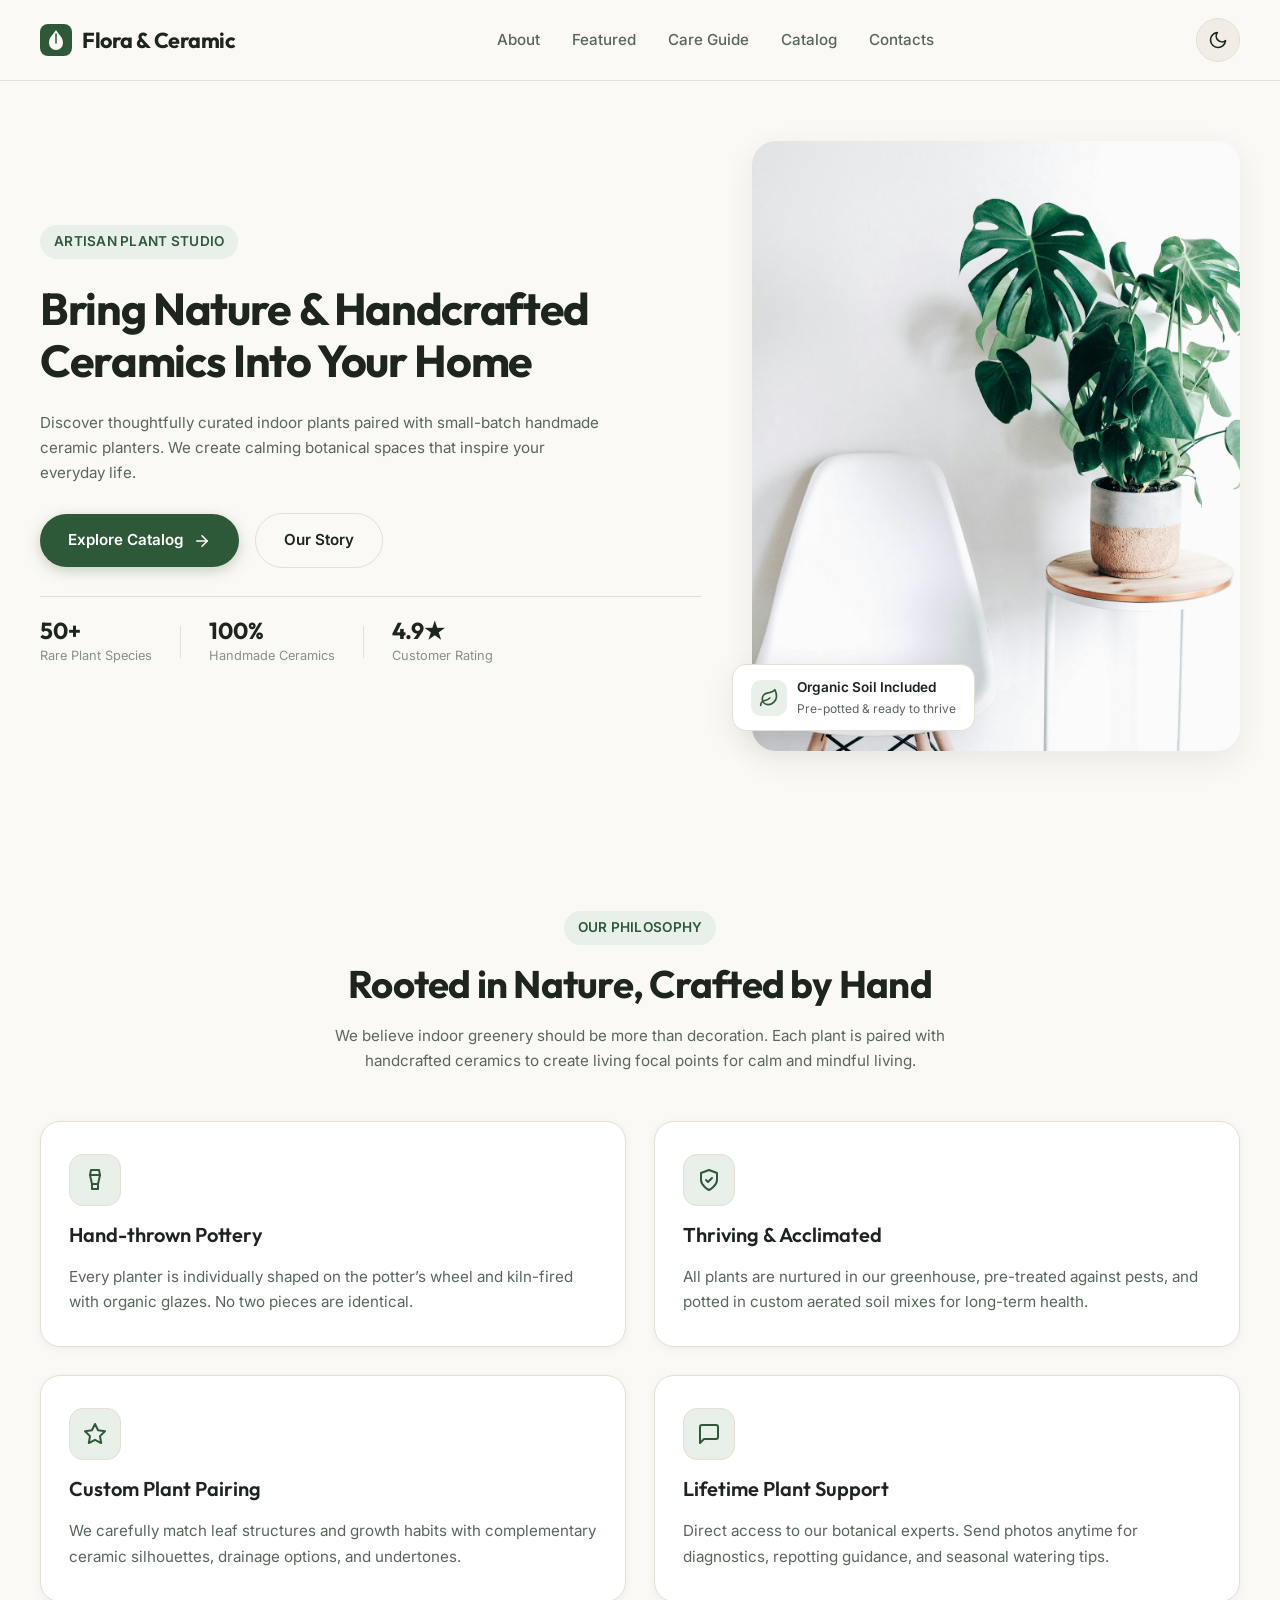
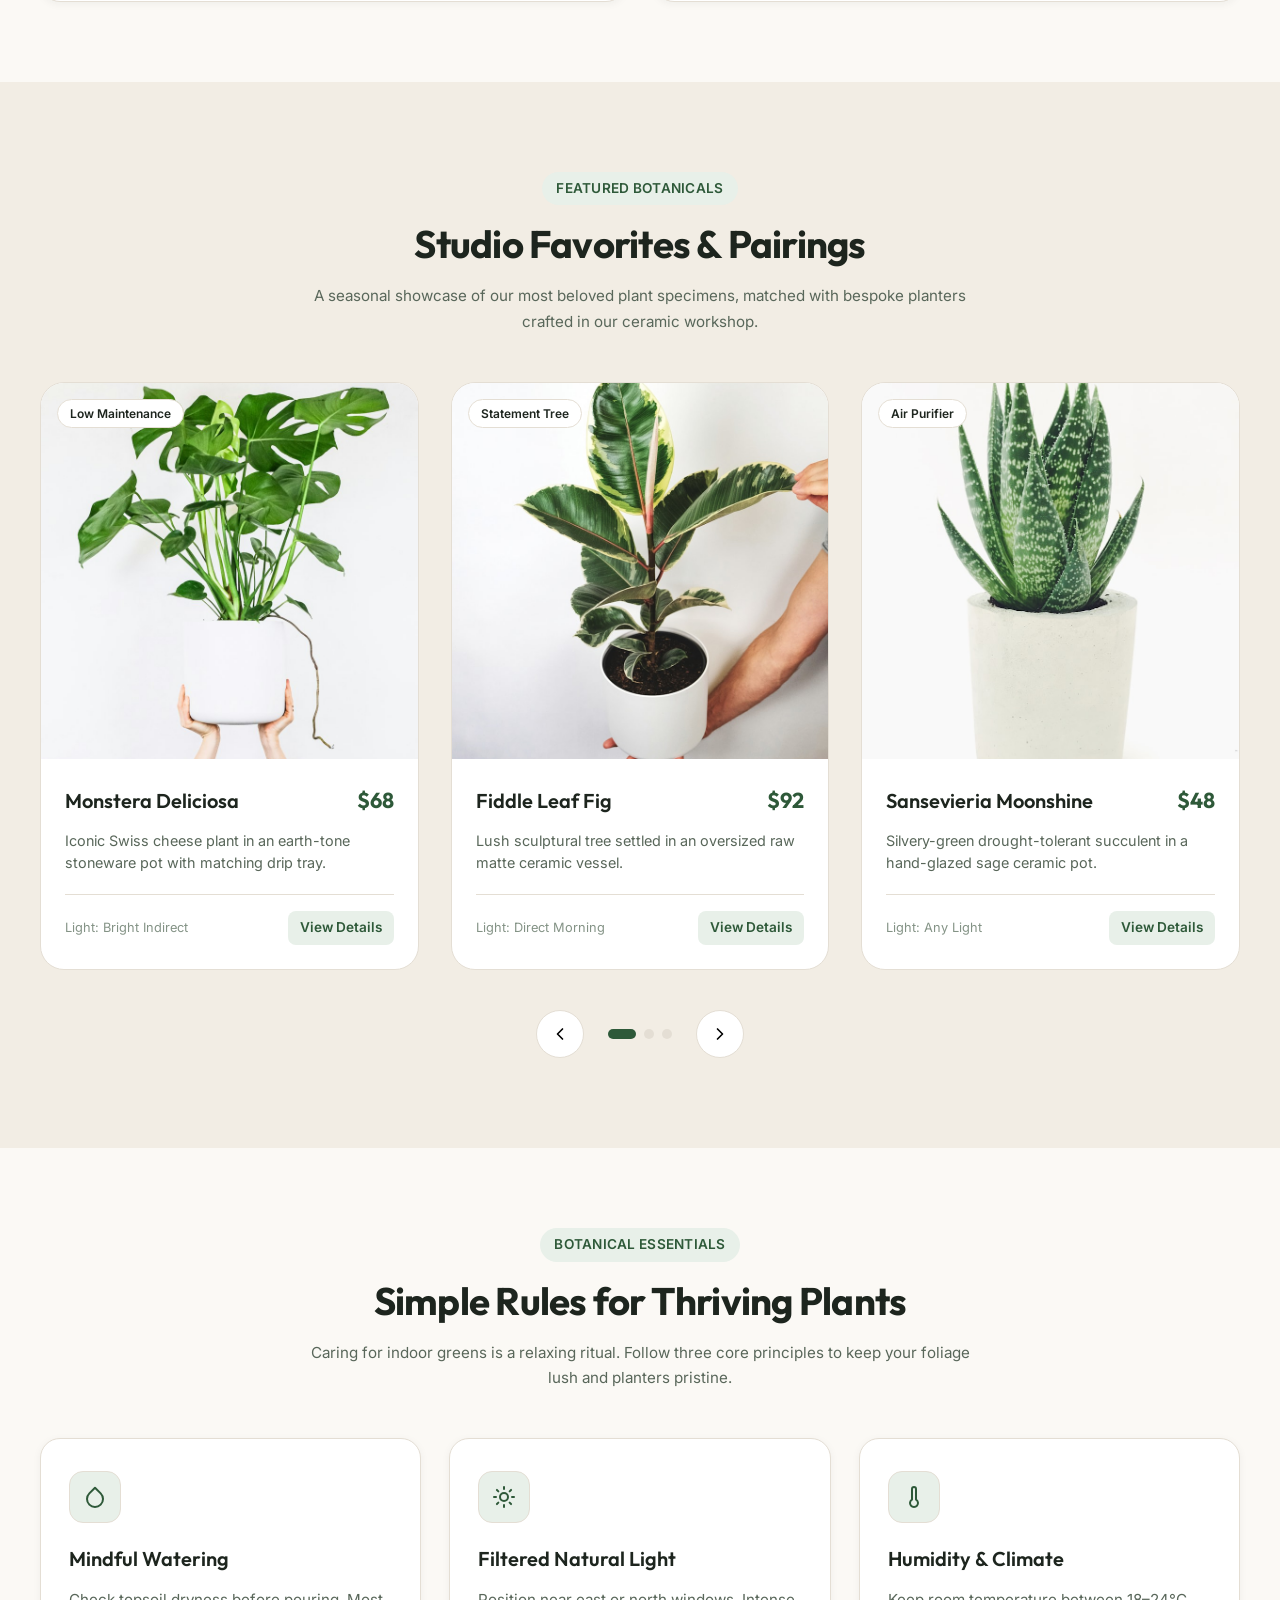
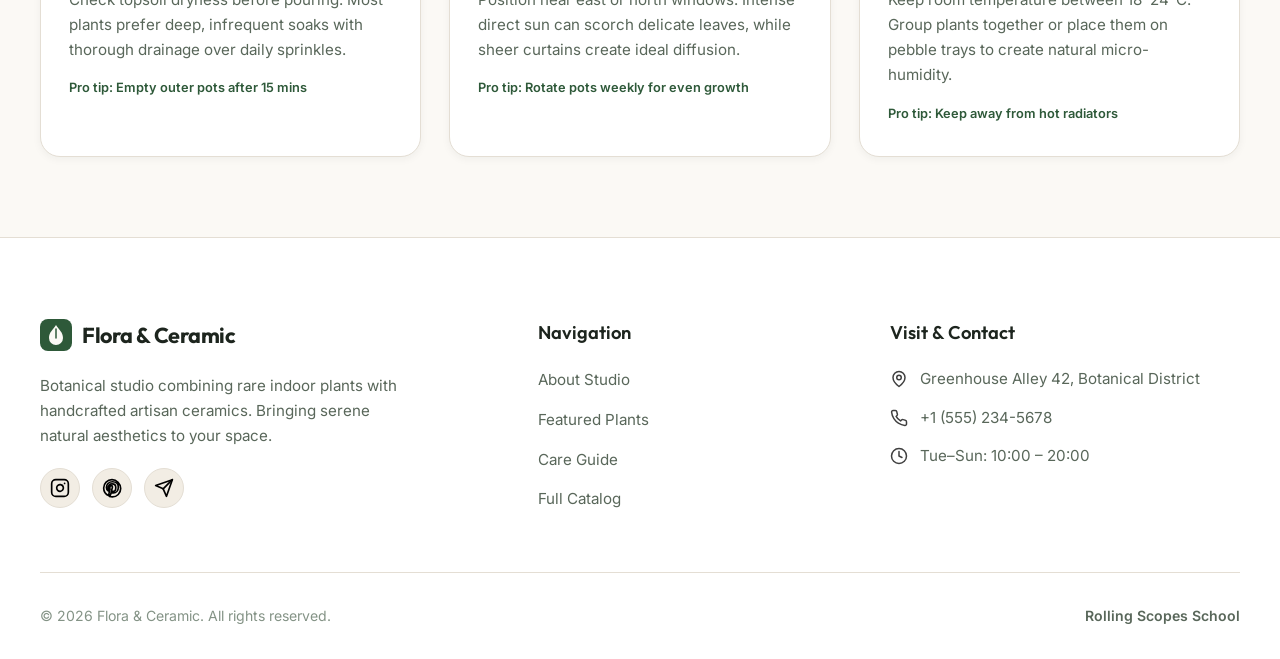
<file: index.html>
<!DOCTYPE html>
<html lang="en">
<head>
  <meta charset="UTF-8">
  <meta name="viewport" content="width=device-width, initial-scale=1.0">
  <title>Flora & Ceramic — Houseplants & Artisan Ceramics Studio</title>
  <link rel="icon" href="./assets/icons/favicon.svg" type="image/svg+xml">
  <link rel="stylesheet" href="./css/normalize.css">
  <link rel="stylesheet" href="./css/style.css">
  <script src="./js/theme.js"></script>
</head>
<body>
  <header class="header">
    <div class="container header__inner">
      <a href="./index.html" class="logo" aria-label="Flora and Ceramic homepage">
        <img src="./assets/icons/logo.svg" alt="" width="32" height="32" class="logo__icon" aria-hidden="true">
        <span>Flora & Ceramic</span>
      </a>

      <nav class="nav" aria-label="Main navigation">
        <ul class="nav__list">
          <li class="nav__item"><a href="./index.html#about" class="nav__link">About</a></li>
          <li class="nav__item"><a href="./index.html#plants" class="nav__link">Featured</a></li>
          <li class="nav__item"><a href="./index.html#care" class="nav__link">Care Guide</a></li>
          <li class="nav__item"><a href="./catalog.html" class="nav__link">Catalog</a></li>
          <li class="nav__item"><a href="./index.html#contacts" class="nav__link">Contacts</a></li>
        </ul>
      </nav>

      <div class="header__actions">
        <button type="button" class="theme-toggle" aria-label="Switch theme">
          <img src="./assets/icons/moon.svg" alt="" width="20" height="20" class="theme-toggle__icon theme-toggle__icon--moon" aria-hidden="true">
          <img src="./assets/icons/sun.svg" alt="" width="20" height="20" class="theme-toggle__icon theme-toggle__icon--sun" aria-hidden="true">
        </button>

        <button type="button" class="burger-btn" aria-label="Toggle menu" aria-expanded="false">
          <span class="burger-btn__line"></span>
          <span class="burger-btn__line"></span>
          <span class="burger-btn__line"></span>
        </button>
      </div>
    </div>
  </header>

  <main>
    <section class="hero" id="hero">
      <div class="container hero__inner">
        <div class="hero__content">
          <span class="badge">Artisan Plant Studio</span>
          <h1 class="hero__title">Bring Nature & Handcrafted Ceramics Into Your Home</h1>
          <p class="hero__description">
            Discover thoughtfully curated indoor plants paired with small-batch handmade ceramic planters. We create calming botanical spaces that inspire your everyday life.
          </p>

          <div class="hero__actions">
            <a href="./catalog.html" class="btn btn--primary">
              <span>Explore Catalog</span>
              <img src="./assets/icons/arrow-right.svg" alt="" width="18" height="18" class="btn__icon" aria-hidden="true">
            </a>
            <a href="#about" class="btn btn--secondary">Our Story</a>
          </div>

          <div class="hero__metrics">
            <div class="metric">
              <span class="metric__number">50+</span>
              <span class="metric__label">Rare Plant Species</span>
            </div>
            <div class="metric__divider" aria-hidden="true"></div>
            <div class="metric">
              <span class="metric__number">100%</span>
              <span class="metric__label">Handmade Ceramics</span>
            </div>
            <div class="metric__divider" aria-hidden="true"></div>
            <div class="metric">
              <span class="metric__number">4.9★</span>
              <span class="metric__label">Customer Rating</span>
            </div>
          </div>
        </div>

        <div class="hero__media">
          <div class="hero__image-wrapper">
            <img src="./assets/images/hero-plant.jpg" alt="Minimalist interior with lush green houseplant in handmade terracotta ceramic pot" class="hero__image" width="600" height="700" loading="eager">
            <div class="hero__floating-card">
              <div class="floating-card__icon" aria-hidden="true">
                <img src="./assets/icons/leaf.svg" alt="" width="20" height="20">
              </div>
              <div class="floating-card__info">
                <span class="floating-card__title">Organic Soil Included</span>
                <span class="floating-card__desc">Pre-potted & ready to thrive</span>
              </div>
            </div>
          </div>
        </div>
      </div>
    </section>

    <section class="about" id="about">
      <div class="container">
        <div class="section-header">
          <span class="badge">Our Philosophy</span>
          <h2 class="section-header__title">Rooted in Nature, Crafted by Hand</h2>
          <p class="section-header__subtitle">
            We believe indoor greenery should be more than decoration. Each plant is paired with handcrafted ceramics to create living focal points for calm and mindful living.
          </p>
        </div>

        <div class="about__grid">
          <article class="feature-card">
            <div class="feature-card__icon-wrapper">
              <img src="./assets/icons/pottery.svg" alt="" width="24" height="24" class="feature-card__icon" aria-hidden="true">
            </div>
            <h3 class="feature-card__title">Hand-thrown Pottery</h3>
            <p class="feature-card__text">
              Every planter is individually shaped on the potter’s wheel and kiln-fired with organic glazes. No two pieces are identical.
            </p>
          </article>

          <article class="feature-card">
            <div class="feature-card__icon-wrapper">
              <img src="./assets/icons/shield.svg" alt="" width="24" height="24" class="feature-card__icon" aria-hidden="true">
            </div>
            <h3 class="feature-card__title">Thriving & Acclimated</h3>
            <p class="feature-card__text">
              All plants are nurtured in our greenhouse, pre-treated against pests, and potted in custom aerated soil mixes for long-term health.
            </p>
          </article>

          <article class="feature-card">
            <div class="feature-card__icon-wrapper">
              <img src="./assets/icons/sparkle.svg" alt="" width="24" height="24" class="feature-card__icon" aria-hidden="true">
            </div>
            <h3 class="feature-card__title">Custom Plant Pairing</h3>
            <p class="feature-card__text">
              We carefully match leaf structures and growth habits with complementary ceramic silhouettes, drainage options, and undertones.
            </p>
          </article>

          <article class="feature-card">
            <div class="feature-card__icon-wrapper">
              <img src="./assets/icons/message.svg" alt="" width="24" height="24" class="feature-card__icon" aria-hidden="true">
            </div>
            <h3 class="feature-card__title">Lifetime Plant Support</h3>
            <p class="feature-card__text">
              Direct access to our botanical experts. Send photos anytime for diagnostics, repotting guidance, and seasonal watering tips.
            </p>
          </article>
        </div>
      </div>
    </section>

    <section class="plants" id="plants">
      <div class="container">
        <div class="section-header">
          <span class="badge">Featured Botanicals</span>
          <h2 class="section-header__title">Studio Favorites & Pairings</h2>
          <p class="section-header__subtitle">
            A seasonal showcase of our most beloved plant specimens, matched with bespoke planters crafted in our ceramic workshop.
          </p>
        </div>

        <div class="carousel">
          <div class="carousel__track-container">
            <div class="carousel__track">
              <article class="plant-card">
                <div class="plant-card__image-box">
                  <img src="./assets/images/featured-1.jpg" alt="Monstera Deliciosa in ribbed ceramic pot" class="plant-card__image" width="380" height="380" loading="lazy">
                  <span class="plant-card__tag">Low Maintenance</span>
                </div>
                <div class="plant-card__content">
                  <div class="plant-card__header">
                    <h3 class="plant-card__title">Monstera Deliciosa</h3>
                    <span class="plant-card__price">$68</span>
                  </div>
                  <p class="plant-card__desc">Iconic Swiss cheese plant in an earth-tone stoneware pot with matching drip tray.</p>
                  <div class="plant-card__footer">
                    <span class="plant-card__detail">Light: Bright Indirect</span>
                    <a href="./catalog.html" class="plant-card__btn" aria-label="View Monstera Deliciosa details">View Details</a>
                  </div>
                </div>
              </article>

              <article class="plant-card">
                <div class="plant-card__image-box">
                  <img src="./assets/images/featured-2.jpg" alt="Ficus Lyrata in minimal matte glaze pot" class="plant-card__image" width="380" height="380" loading="lazy">
                  <span class="plant-card__tag">Statement Tree</span>
                </div>
                <div class="plant-card__content">
                  <div class="plant-card__header">
                    <h3 class="plant-card__title">Fiddle Leaf Fig</h3>
                    <span class="plant-card__price">$92</span>
                  </div>
                  <p class="plant-card__desc">Lush sculptural tree settled in an oversized raw matte ceramic vessel.</p>
                  <div class="plant-card__footer">
                    <span class="plant-card__detail">Light: Direct Morning</span>
                    <a href="./catalog.html" class="plant-card__btn" aria-label="View Fiddle Leaf Fig details">View Details</a>
                  </div>
                </div>
              </article>

              <article class="plant-card">
                <div class="plant-card__image-box">
                  <img src="./assets/images/featured-3.jpg" alt="Sansevieria Moonshine in sage ceramic bowl" class="plant-card__image" width="380" height="380" loading="lazy">
                  <span class="plant-card__tag">Air Purifier</span>
                </div>
                <div class="plant-card__content">
                  <div class="plant-card__header">
                    <h3 class="plant-card__title">Sansevieria Moonshine</h3>
                    <span class="plant-card__price">$48</span>
                  </div>
                  <p class="plant-card__desc">Silvery-green drought-tolerant succulent in a hand-glazed sage ceramic pot.</p>
                  <div class="plant-card__footer">
                    <span class="plant-card__detail">Light: Any Light</span>
                    <a href="./catalog.html" class="plant-card__btn" aria-label="View Sansevieria Moonshine details">View Details</a>
                  </div>
                </div>
              </article>
            </div>
          </div>

          <div class="carousel__controls">
            <button type="button" class="carousel__btn carousel__btn--prev" aria-label="Previous slide">
              <img src="./assets/icons/arrow-left.svg" alt="" width="20" height="20" class="carousel__btn-icon" aria-hidden="true">
            </button>

            <div class="carousel__indicators" aria-label="Slide indicators">
              <span class="indicator indicator--active" aria-current="true"></span>
              <span class="indicator"></span>
              <span class="indicator"></span>
            </div>

            <button type="button" class="carousel__btn carousel__btn--next" aria-label="Next slide">
              <img src="./assets/icons/chevron-right.svg" alt="" width="20" height="20" class="carousel__btn-icon" aria-hidden="true">
            </button>
          </div>
        </div>
      </div>
    </section>

    <section class="care" id="care">
      <div class="container">
        <div class="section-header">
          <span class="badge">Botanical Essentials</span>
          <h2 class="section-header__title">Simple Rules for Thriving Plants</h2>
          <p class="section-header__subtitle">
            Caring for indoor greens is a relaxing ritual. Follow three core principles to keep your foliage lush and planters pristine.
          </p>
        </div>

        <div class="care__grid">
          <article class="care-card">
            <div class="care-card__icon-box">
              <img src="./assets/icons/drop.svg" alt="" width="24" height="24" class="care-card__icon" aria-hidden="true">
            </div>
            <div class="care-card__content">
              <h3 class="care-card__title">Mindful Watering</h3>
              <p class="care-card__text">
                Check topsoil dryness before pouring. Most plants prefer deep, infrequent soaks with thorough drainage over daily sprinkles.
              </p>
              <span class="care-card__tip">Pro tip: Empty outer pots after 15 mins</span>
            </div>
          </article>

          <article class="care-card">
            <div class="care-card__icon-box">
              <img src="./assets/icons/sun-guide.svg" alt="" width="24" height="24" class="care-card__icon" aria-hidden="true">
            </div>
            <div class="care-card__content">
              <h3 class="care-card__title">Filtered Natural Light</h3>
              <p class="care-card__text">
                Position near east or north windows. Intense direct sun can scorch delicate leaves, while sheer curtains create ideal diffusion.
              </p>
              <span class="care-card__tip">Pro tip: Rotate pots weekly for even growth</span>
            </div>
          </article>

          <article class="care-card">
            <div class="care-card__icon-box">
              <img src="./assets/icons/thermometer.svg" alt="" width="24" height="24" class="care-card__icon" aria-hidden="true">
            </div>
            <div class="care-card__content">
              <h3 class="care-card__title">Humidity & Climate</h3>
              <p class="care-card__text">
                Keep room temperature between 18–24°C. Group plants together or place them on pebble trays to create natural micro-humidity.
              </p>
              <span class="care-card__tip">Pro tip: Keep away from hot radiators</span>
            </div>
          </article>
        </div>
      </div>
    </section>
  </main>

  <footer class="footer" id="contacts">
    <div class="container">
      <div class="footer__inner">
        <div class="footer__col footer__col--brand">
          <a href="./index.html" class="logo" aria-label="Flora and Ceramic homepage">
            <img src="./assets/icons/logo.svg" alt="" width="32" height="32" class="logo__icon" aria-hidden="true">
            <span>Flora & Ceramic</span>
          </a>
          <p class="footer__tagline">
            Botanical studio combining rare indoor plants with handcrafted artisan ceramics. Bringing serene natural aesthetics to your space.
          </p>
          <div class="footer__socials">
            <a href="https://instagram.com" class="social-link" target="_blank" rel="noopener noreferrer" aria-label="Follow us on Instagram">
              <img src="./assets/icons/instagram.svg" alt="" width="20" height="20" aria-hidden="true">
            </a>
            <a href="https://pinterest.com" class="social-link" target="_blank" rel="noopener noreferrer" aria-label="Follow us on Pinterest">
              <img src="./assets/icons/pinterest.svg" alt="" width="20" height="20" aria-hidden="true">
            </a>
            <a href="https://t.me" class="social-link" target="_blank" rel="noopener noreferrer" aria-label="Join our Telegram community">
              <img src="./assets/icons/telegram.svg" alt="" width="20" height="20" aria-hidden="true">
            </a>
          </div>
        </div>

        <div class="footer__col">
          <h3 class="footer__title">Navigation</h3>
          <ul class="footer__list">
            <li><a href="./index.html#about" class="footer__link">About Studio</a></li>
            <li><a href="./index.html#plants" class="footer__link">Featured Plants</a></li>
            <li><a href="./index.html#care" class="footer__link">Care Guide</a></li>
            <li><a href="./catalog.html" class="footer__link">Full Catalog</a></li>
          </ul>
        </div>

        <div class="footer__col">
          <h3 class="footer__title">Visit & Contact</h3>
          <ul class="footer__contacts">
            <li class="footer__contact-item">
              <img src="./assets/icons/map-pin.svg" alt="" width="18" height="18" class="contact-icon" aria-hidden="true">
              <a href="https://maps.google.com" target="_blank" rel="noopener noreferrer" class="footer__link">
                Greenhouse Alley 42, Botanical District
              </a>
            </li>
            <li class="footer__contact-item">
              <img src="./assets/icons/phone.svg" alt="" width="18" height="18" class="contact-icon" aria-hidden="true">
              <a href="tel:+15552345678" class="footer__link">+1 (555) 234-5678</a>
            </li>
            <li class="footer__contact-item">
              <img src="./assets/icons/clock.svg" alt="" width="18" height="18" class="contact-icon" aria-hidden="true">
              <span>Tue–Sun: 10:00 – 20:00</span>
            </li>
          </ul>
        </div>
      </div>

      <div class="footer__bottom">
        <p class="footer__copyright">© 2026 Flora & Ceramic. All rights reserved.</p>
        <a href="https://rs.school" target="_blank" rel="noopener noreferrer" class="footer__school-link">
          Rolling Scopes School
        </a>
      </div>
    </div>
  </footer>

  <script src="./js/main.js"></script>
</body>
</html>
</file>
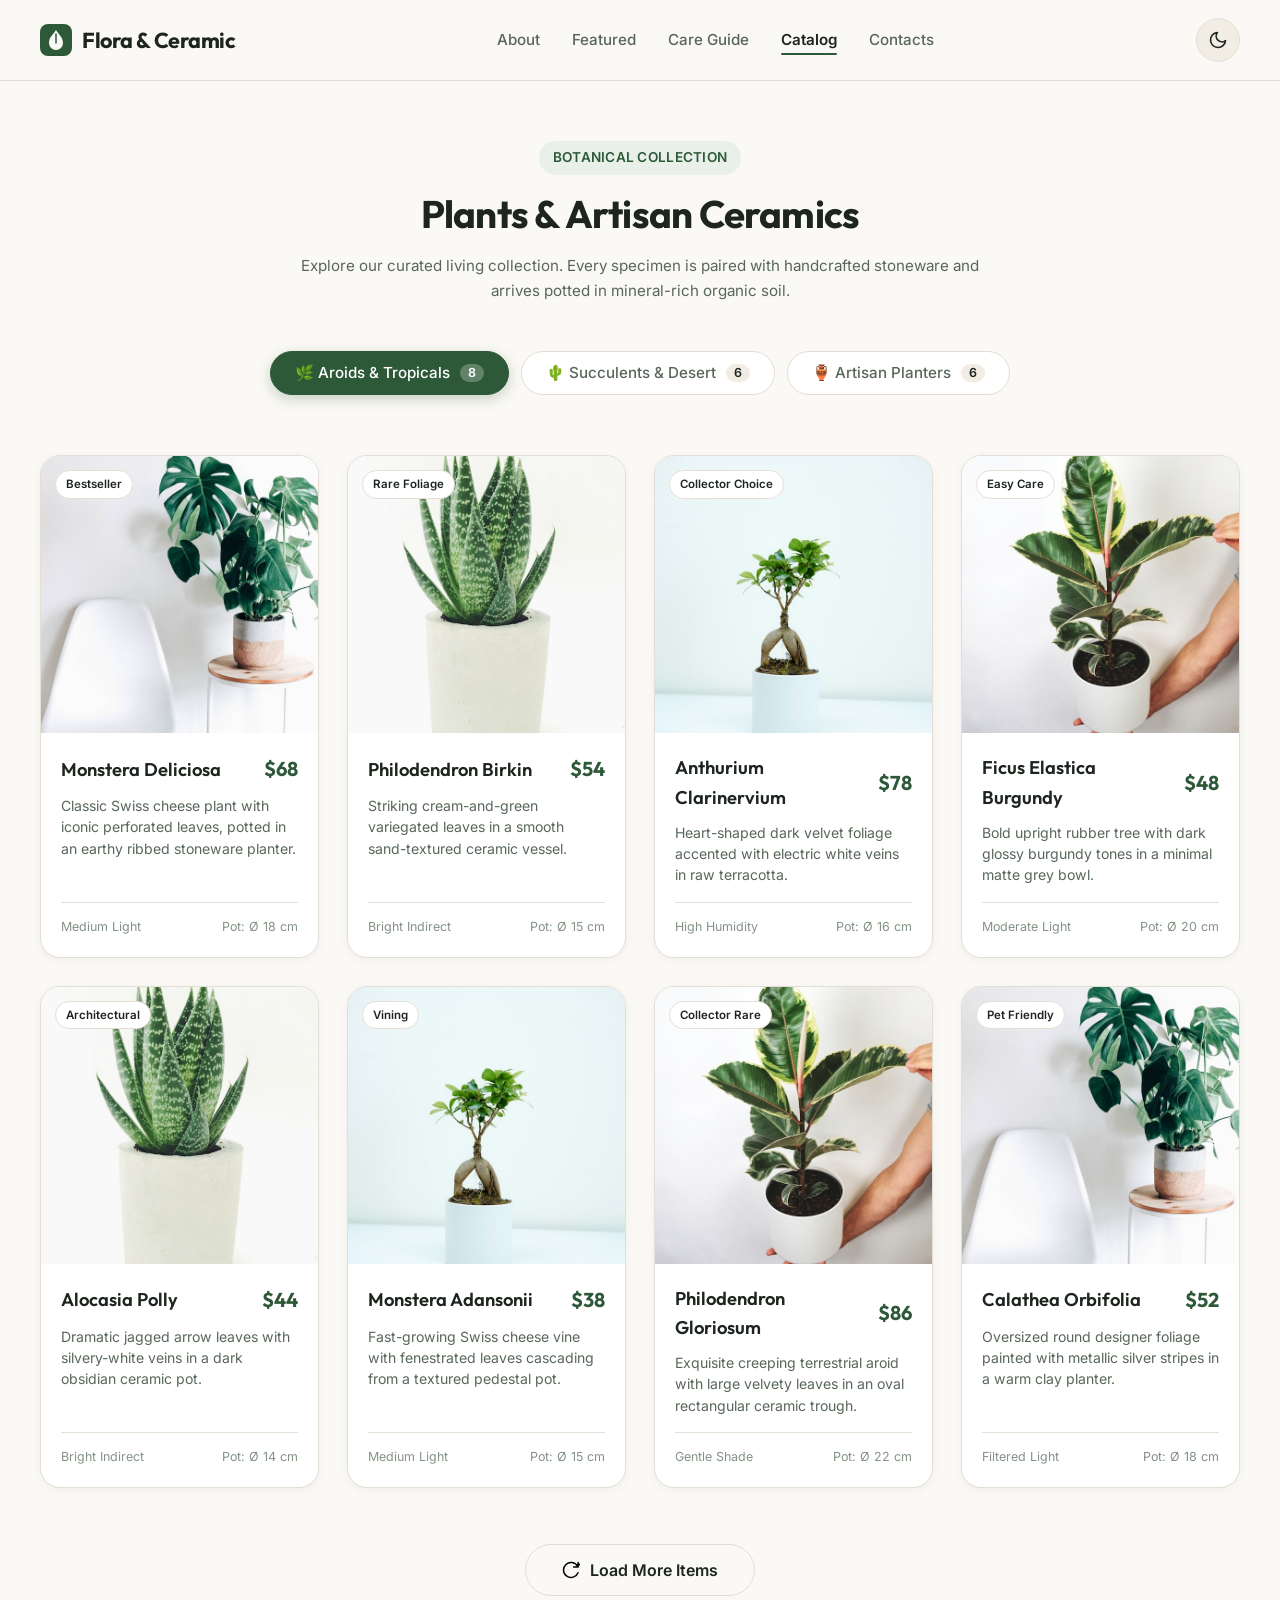
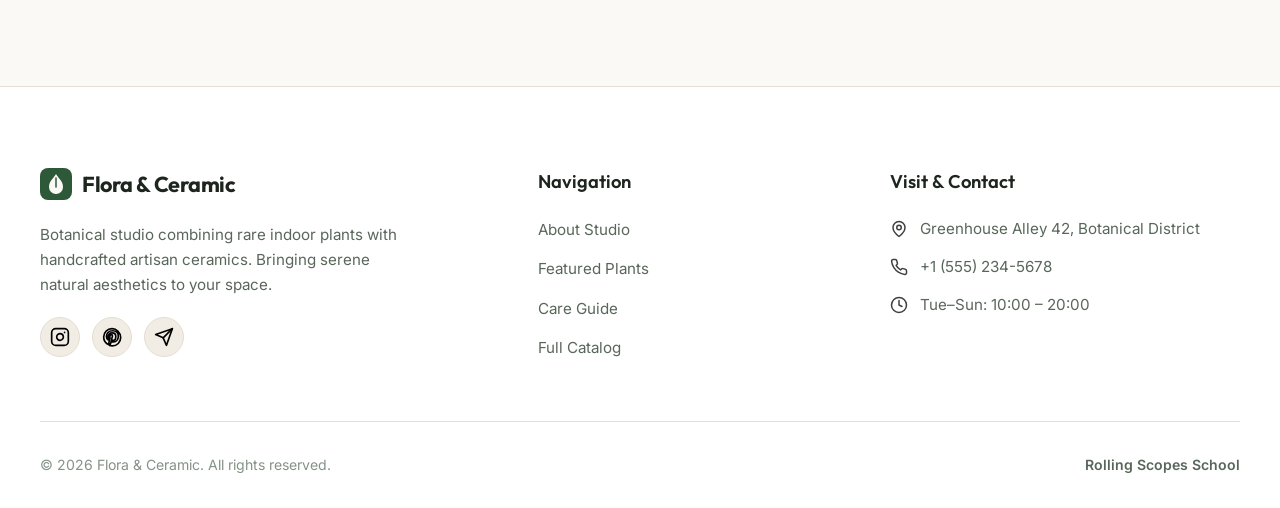
<file: catalog.html>
<!DOCTYPE html>
<html lang="en">
<head>
  <meta charset="UTF-8">
  <meta name="viewport" content="width=device-width, initial-scale=1.0">
  <title>Catalog — Flora & Ceramic</title>
  <link rel="icon" href="./assets/icons/favicon.svg" type="image/svg+xml">
  <link rel="stylesheet" href="./css/normalize.css">
  <link rel="stylesheet" href="./css/style.css">
  <script src="./js/theme.js"></script>
</head>
<body>
  <header class="header">
    <div class="container header__inner">
      <a href="./index.html" class="logo" aria-label="Flora and Ceramic homepage">
        <img src="./assets/icons/logo.svg" alt="" width="32" height="32" class="logo__icon" aria-hidden="true">
        <span>Flora & Ceramic</span>
      </a>

      <nav class="nav" aria-label="Main navigation">
        <ul class="nav__list">
          <li class="nav__item"><a href="./index.html#about" class="nav__link">About</a></li>
          <li class="nav__item"><a href="./index.html#plants" class="nav__link">Featured</a></li>
          <li class="nav__item"><a href="./index.html#care" class="nav__link">Care Guide</a></li>
          <li class="nav__item"><a href="./catalog.html" class="nav__link nav__link--active">Catalog</a></li>
          <li class="nav__item"><a href="./index.html#contacts" class="nav__link">Contacts</a></li>
        </ul>
      </nav>

      <div class="header__actions">
        <button type="button" class="theme-toggle" aria-label="Switch theme">
          <img src="./assets/icons/moon.svg" alt="" width="20" height="20" class="theme-toggle__icon theme-toggle__icon--moon" aria-hidden="true">
          <img src="./assets/icons/sun.svg" alt="" width="20" height="20" class="theme-toggle__icon theme-toggle__icon--sun" aria-hidden="true">
        </button>

        <button type="button" class="burger-btn" aria-label="Toggle menu" aria-expanded="false">
          <span class="burger-btn__line"></span>
          <span class="burger-btn__line"></span>
          <span class="burger-btn__line"></span>
        </button>
      </div>
    </div>
  </header>

  <main>
    <section class="catalog-hero">
      <div class="container">
        <div class="section-header">
          <span class="badge">Botanical Collection</span>
          <h1 class="section-header__title">Plants & Artisan Ceramics</h1>
          <p class="section-header__subtitle">
            Explore our curated living collection. Every specimen is paired with handcrafted stoneware and arrives potted in mineral-rich organic soil.
          </p>
        </div>

        <div class="catalog-filters" role="tablist" aria-label="Catalog Categories">
          <button type="button" class="filter-tab filter-tab--active" role="tab" aria-selected="true">
            <span>🌿 Aroids & Tropicals</span>
            <span class="filter-tab__count">8</span>
          </button>
          <button type="button" class="filter-tab" role="tab" aria-selected="false">
            <span>🌵 Succulents & Desert</span>
            <span class="filter-tab__count">6</span>
          </button>
          <button type="button" class="filter-tab" role="tab" aria-selected="false">
            <span>🏺 Artisan Planters</span>
            <span class="filter-tab__count">6</span>
          </button>
        </div>
      </div>
    </section>

    <section class="catalog-section">
      <div class="container">
        <div class="catalog__grid">
          <article class="catalog-card">
            <div class="catalog-card__media">
              <img src="./assets/images/plant-1.jpg" alt="Monstera Deliciosa in ribbed ceramic pot" class="catalog-card__image" width="300" height="300" loading="lazy">
              <span class="catalog-card__badge">Bestseller</span>
            </div>
            <div class="catalog-card__body">
              <div class="catalog-card__header">
                <h3 class="catalog-card__title">Monstera Deliciosa</h3>
                <span class="catalog-card__price">$68</span>
              </div>
              <p class="catalog-card__desc">Classic Swiss cheese plant with iconic perforated leaves, potted in an earthy ribbed stoneware planter.</p>
              <div class="catalog-card__meta">
                <span class="catalog-card__info">Medium Light</span>
                <span class="catalog-card__info">Pot: Ø 18 cm</span>
              </div>
            </div>
          </article>

          <article class="catalog-card">
            <div class="catalog-card__media">
              <img src="./assets/images/plant-2.jpg" alt="Philodendron Birkin with variegated pinstripes" class="catalog-card__image" width="300" height="300" loading="lazy">
              <span class="catalog-card__badge">Rare Foliage</span>
            </div>
            <div class="catalog-card__body">
              <div class="catalog-card__header">
                <h3 class="catalog-card__title">Philodendron Birkin</h3>
                <span class="catalog-card__price">$54</span>
              </div>
              <p class="catalog-card__desc">Striking cream-and-green variegated leaves in a smooth sand-textured ceramic vessel.</p>
              <div class="catalog-card__meta">
                <span class="catalog-card__info">Bright Indirect</span>
                <span class="catalog-card__info">Pot: Ø 15 cm</span>
              </div>
            </div>
          </article>

          <article class="catalog-card">
            <div class="catalog-card__media">
              <img src="./assets/images/plant-3.jpg" alt="Anthurium Clarinervium with white velvet veins" class="catalog-card__image" width="300" height="300" loading="lazy">
              <span class="catalog-card__badge">Collector Choice</span>
            </div>
            <div class="catalog-card__body">
              <div class="catalog-card__header">
                <h3 class="catalog-card__title">Anthurium Clarinervium</h3>
                <span class="catalog-card__price">$78</span>
              </div>
              <p class="catalog-card__desc">Heart-shaped dark velvet foliage accented with electric white veins in raw terracotta.</p>
              <div class="catalog-card__meta">
                <span class="catalog-card__info">High Humidity</span>
                <span class="catalog-card__info">Pot: Ø 16 cm</span>
              </div>
            </div>
          </article>

          <article class="catalog-card">
            <div class="catalog-card__media">
              <img src="./assets/images/plant-4.jpg" alt="Ficus Elastica Burgundy with deep glossy leaves" class="catalog-card__image" width="300" height="300" loading="lazy">
              <span class="catalog-card__badge">Easy Care</span>
            </div>
            <div class="catalog-card__body">
              <div class="catalog-card__header">
                <h3 class="catalog-card__title">Ficus Elastica Burgundy</h3>
                <span class="catalog-card__price">$48</span>
              </div>
              <p class="catalog-card__desc">Bold upright rubber tree with dark glossy burgundy tones in a minimal matte grey bowl.</p>
              <div class="catalog-card__meta">
                <span class="catalog-card__info">Moderate Light</span>
                <span class="catalog-card__info">Pot: Ø 20 cm</span>
              </div>
            </div>
          </article>

          <article class="catalog-card">
            <div class="catalog-card__media">
              <img src="./assets/images/plant-5.jpg" alt="Alocasia Amazonica Polly with sculptural spear leaves" class="catalog-card__image" width="300" height="300" loading="lazy">
              <span class="catalog-card__badge">Architectural</span>
            </div>
            <div class="catalog-card__body">
              <div class="catalog-card__header">
                <h3 class="catalog-card__title">Alocasia Polly</h3>
                <span class="catalog-card__price">$44</span>
              </div>
              <p class="catalog-card__desc">Dramatic jagged arrow leaves with silvery-white veins in a dark obsidian ceramic pot.</p>
              <div class="catalog-card__meta">
                <span class="catalog-card__info">Bright Indirect</span>
                <span class="catalog-card__info">Pot: Ø 14 cm</span>
              </div>
            </div>
          </article>

          <article class="catalog-card">
            <div class="catalog-card__media">
              <img src="./assets/images/plant-6.jpg" alt="Monstera Adansonii monkey mask vining plant" class="catalog-card__image" width="300" height="300" loading="lazy">
              <span class="catalog-card__badge">Vining</span>
            </div>
            <div class="catalog-card__body">
              <div class="catalog-card__header">
                <h3 class="catalog-card__title">Monstera Adansonii</h3>
                <span class="catalog-card__price">$38</span>
              </div>
              <p class="catalog-card__desc">Fast-growing Swiss cheese vine with fenestrated leaves cascading from a textured pedestal pot.</p>
              <div class="catalog-card__meta">
                <span class="catalog-card__info">Medium Light</span>
                <span class="catalog-card__info">Pot: Ø 15 cm</span>
              </div>
            </div>
          </article>

          <article class="catalog-card">
            <div class="catalog-card__media">
              <img src="./assets/images/plant-7.jpg" alt="Philodendron Gloriosum crawling heart leaf" class="catalog-card__image" width="300" height="300" loading="lazy">
              <span class="catalog-card__badge">Collector Rare</span>
            </div>
            <div class="catalog-card__body">
              <div class="catalog-card__header">
                <h3 class="catalog-card__title">Philodendron Gloriosum</h3>
                <span class="catalog-card__price">$86</span>
              </div>
              <p class="catalog-card__desc">Exquisite creeping terrestrial aroid with large velvety leaves in an oval rectangular ceramic trough.</p>
              <div class="catalog-card__meta">
                <span class="catalog-card__info">Gentle Shade</span>
                <span class="catalog-card__info">Pot: Ø 22 cm</span>
              </div>
            </div>
          </article>

          <article class="catalog-card">
            <div class="catalog-card__media">
              <img src="./assets/images/plant-8.jpg" alt="Calathea Orbifolia round striped leaves" class="catalog-card__image" width="300" height="300" loading="lazy">
              <span class="catalog-card__badge">Pet Friendly</span>
            </div>
            <div class="catalog-card__body">
              <div class="catalog-card__header">
                <h3 class="catalog-card__title">Calathea Orbifolia</h3>
                <span class="catalog-card__price">$52</span>
              </div>
              <p class="catalog-card__desc">Oversized round designer foliage painted with metallic silver stripes in a warm clay planter.</p>
              <div class="catalog-card__meta">
                <span class="catalog-card__info">Filtered Light</span>
                <span class="catalog-card__info">Pot: Ø 18 cm</span>
              </div>
            </div>
          </article>
        </div>

        <div class="catalog__load-more">
          <button type="button" class="btn btn--secondary btn--load-more" aria-label="Load more botanical items">
            <img src="./assets/icons/refresh.svg" alt="" width="18" height="18" class="btn__icon" aria-hidden="true">
            <span>Load More Items</span>
          </button>
        </div>
      </div>
    </section>
  </main>

  <footer class="footer" id="contacts">
    <div class="container">
      <div class="footer__inner">
        <div class="footer__col footer__col--brand">
          <a href="./index.html" class="logo" aria-label="Flora and Ceramic homepage">
            <img src="./assets/icons/logo.svg" alt="" width="32" height="32" class="logo__icon" aria-hidden="true">
            <span>Flora & Ceramic</span>
          </a>
          <p class="footer__tagline">
            Botanical studio combining rare indoor plants with handcrafted artisan ceramics. Bringing serene natural aesthetics to your space.
          </p>
          <div class="footer__socials">
            <a href="https://instagram.com" class="social-link" target="_blank" rel="noopener noreferrer" aria-label="Follow us on Instagram">
              <img src="./assets/icons/instagram.svg" alt="" width="20" height="20" aria-hidden="true">
            </a>
            <a href="https://pinterest.com" class="social-link" target="_blank" rel="noopener noreferrer" aria-label="Follow us on Pinterest">
              <img src="./assets/icons/pinterest.svg" alt="" width="20" height="20" aria-hidden="true">
            </a>
            <a href="https://t.me" class="social-link" target="_blank" rel="noopener noreferrer" aria-label="Join our Telegram community">
              <img src="./assets/icons/telegram.svg" alt="" width="20" height="20" aria-hidden="true">
            </a>
          </div>
        </div>

        <div class="footer__col">
          <h3 class="footer__title">Navigation</h3>
          <ul class="footer__list">
            <li><a href="./index.html#about" class="footer__link">About Studio</a></li>
            <li><a href="./index.html#plants" class="footer__link">Featured Plants</a></li>
            <li><a href="./index.html#care" class="footer__link">Care Guide</a></li>
            <li><a href="./catalog.html" class="footer__link">Full Catalog</a></li>
          </ul>
        </div>

        <div class="footer__col">
          <h3 class="footer__title">Visit & Contact</h3>
          <ul class="footer__contacts">
            <li class="footer__contact-item">
              <img src="./assets/icons/map-pin.svg" alt="" width="18" height="18" class="contact-icon" aria-hidden="true">
              <a href="https://maps.google.com" target="_blank" rel="noopener noreferrer" class="footer__link">
                Greenhouse Alley 42, Botanical District
              </a>
            </li>
            <li class="footer__contact-item">
              <img src="./assets/icons/phone.svg" alt="" width="18" height="18" class="contact-icon" aria-hidden="true">
              <a href="tel:+15552345678" class="footer__link">+1 (555) 234-5678</a>
            </li>
            <li class="footer__contact-item">
              <img src="./assets/icons/clock.svg" alt="" width="18" height="18" class="contact-icon" aria-hidden="true">
              <span>Tue–Sun: 10:00 – 20:00</span>
            </li>
          </ul>
        </div>
      </div>

      <div class="footer__bottom">
        <p class="footer__copyright">© 2026 Flora & Ceramic. All rights reserved.</p>
        <a href="https://rs.school" target="_blank" rel="noopener noreferrer" class="footer__school-link">
          Rolling Scopes School
        </a>
      </div>
    </div>
  </footer>

  <script src="./js/catalog.js"></script>
</body>
</html>
</file>
<file: css/style.css>
@import url('https://fonts.googleapis.com/css2?family=Inter:wght@400;500;600&family=Outfit:wght@500;600;700&display=swap');

:root {
  --bg-primary: #fbf9f5;
  --bg-secondary: #f2ede4;
  --bg-card: #ffffff;
  --bg-header: rgba(251, 249, 245, 0.88);
  --text-primary: #1d251e;
  --text-secondary: #59675a;
  --text-muted: #849386;
  --accent: #2e5939;
  --accent-hover: #22432b;
  --accent-light: #e8f0e9;
  --border-color: #e4ded4;
  --border-hover: #c8c0b2;
  --shadow-sm: 0 2px 8px rgba(29, 37, 30, 0.05);
  --shadow-md: 0 10px 30px rgba(29, 37, 30, 0.08);

  --font-base: 'Inter', system-ui, -apple-system, sans-serif;
  --font-heading: 'Outfit', sans-serif;

  --container-max-width: 1440px;
  --transition-fast: 0.2s ease;
  --transition-normal: 0.3s ease;
}

[data-theme="dark"] {
  --bg-primary: #111712;
  --bg-secondary: #18221a;
  --bg-card: #1f2b21;
  --bg-header: rgba(17, 23, 18, 0.88);
  --text-primary: #f2f6f3;
  --text-secondary: #a2b4a4;
  --text-muted: #6f8072;
  --accent: #5ba36e;
  --accent-hover: #72b885;
  --accent-light: #1f3323;
  --border-color: #273729;
  --border-hover: #374d3a;
  --shadow-sm: 0 2px 8px rgba(0, 0, 0, 0.3);
  --shadow-md: 0 10px 30px rgba(0, 0, 0, 0.5);
}

*,
*::before,
*::after {
  box-sizing: border-box;
  margin: 0;
  padding: 0;
}

html {
  scroll-behavior: smooth;
}

body {
  font-family: var(--font-base);
  background-color: var(--bg-primary);
  color: var(--text-primary);
  line-height: 1.6;
  min-height: 100vh;
  transition: background-color var(--transition-normal), color var(--transition-normal);
  overflow-x: hidden;
}

a {
  color: inherit;
  text-decoration: none;
}

button {
  border: none;
  background: none;
  cursor: pointer;
  font-family: inherit;
  color: inherit;
}

.container {
  width: 100%;
  max-width: var(--container-max-width);
  margin: 0 auto;
  padding: 0 40px;
}

@media (max-width: 768px) {
  .container {
    padding: 0 24px;
  }
}

@media (max-width: 380px) {
  .container {
    padding: 0 16px;
  }
}

.header {
  position: sticky;
  top: 0;
  z-index: 100;
  background-color: var(--bg-header);
  backdrop-filter: blur(12px);
  -webkit-backdrop-filter: blur(12px);
  border-bottom: 1px solid var(--border-color);
  transition: background-color var(--transition-normal), border-color var(--transition-normal);
}

.header__inner {
  height: 80px;
  display: flex;
  align-items: center;
  justify-content: space-between;
  gap: 24px;
}

.logo {
  display: inline-flex;
  align-items: center;
  gap: 10px;
  font-family: var(--font-heading);
  font-size: 1.35rem;
  font-weight: 700;
  letter-spacing: -0.02em;
  color: var(--text-primary);
  white-space: nowrap;
  flex-shrink: 0;
  transition: opacity var(--transition-fast);
}

.logo:hover {
  opacity: 0.85;
}

.logo__icon {
  width: 32px;
  height: 32px;
  flex-shrink: 0;
}

.nav__list {
  display: flex;
  align-items: center;
  list-style: none;
  gap: clamp(16px, 2.5vw, 36px);
}

.nav__link {
  font-size: 0.95rem;
  font-weight: 500;
  color: var(--text-secondary);
  position: relative;
  padding: 6px 0;
  white-space: nowrap;
  transition: color var(--transition-fast);
}

.nav__link::after {
  content: '';
  position: absolute;
  bottom: 0;
  left: 0;
  width: 0;
  height: 2px;
  background-color: var(--accent);
  transition: width var(--transition-fast);
  border-radius: 2px;
}

.nav__link:hover {
  color: var(--text-primary);
}

.nav__link:hover::after,
.nav__link--active::after {
  width: 100%;
}

.nav__link--active {
  color: var(--text-primary);
  font-weight: 600;
}

.header__actions {
  display: flex;
  align-items: center;
  gap: 16px;
}

.theme-toggle {
  width: 44px;
  height: 44px;
  border-radius: 50%;
  display: inline-flex;
  align-items: center;
  justify-content: center;
  background-color: var(--bg-secondary);
  border: 1px solid var(--border-color);
  color: var(--text-primary);
  transition: background-color var(--transition-fast), border-color var(--transition-fast), transform var(--transition-fast);
}

.theme-toggle:hover {
  border-color: var(--border-hover);
  transform: scale(1.05);
}

.theme-toggle__icon {
  width: 20px;
  height: 20px;
  transition: transform var(--transition-normal);
}

.theme-toggle__icon--sun {
  display: none;
}

.theme-toggle__icon--moon {
  display: block;
}

[data-theme="dark"] .theme-toggle__icon--sun {
  display: block;
}

[data-theme="dark"] .theme-toggle__icon--moon {
  display: none;
}

.burger-btn {
  display: none;
  width: 44px;
  height: 44px;
  flex-direction: column;
  align-items: center;
  justify-content: center;
  gap: 5px;
  border-radius: 8px;
  background-color: var(--bg-secondary);
  border: 1px solid var(--border-color);
  transition: background-color var(--transition-fast), border-color var(--transition-fast);
}

.burger-btn:hover {
  border-color: var(--border-hover);
}

.burger-btn__line {
  width: 20px;
  height: 2px;
  background-color: var(--text-primary);
  border-radius: 2px;
  transition: transform var(--transition-fast), opacity var(--transition-fast);
}

@media (max-width: 768px) {
  .header__inner {
    height: 72px;
  }

  .nav {
    display: none;
  }

  .burger-btn {
    display: flex;
  }
}

.badge {
  display: inline-flex;
  align-items: center;
  padding: 6px 14px;
  border-radius: 9999px;
  background-color: var(--accent-light);
  color: var(--accent);
  font-size: 0.85rem;
  font-weight: 600;
  letter-spacing: 0.02em;
  text-transform: uppercase;
  width: fit-content;
}

.btn {
  display: inline-flex;
  align-items: center;
  justify-content: center;
  gap: 10px;
  padding: 14px 28px;
  border-radius: 9999px;
  font-size: 0.95rem;
  font-weight: 600;
  white-space: nowrap;
  transition: background-color var(--transition-fast), color var(--transition-fast), border-color var(--transition-fast), transform var(--transition-fast), box-shadow var(--transition-fast);
}

.btn--primary {
  background-color: var(--accent);
  color: #ffffff;
  box-shadow: 0 4px 14px rgba(46, 89, 57, 0.25);
}

.btn--primary:hover {
  background-color: var(--accent-hover);
  transform: translateY(-2px);
  box-shadow: 0 6px 20px rgba(46, 89, 57, 0.35);
}

.btn--secondary {
  background-color: transparent;
  color: var(--text-primary);
  border: 1px solid var(--border-color);
}

.btn--secondary:hover {
  border-color: var(--text-primary);
  background-color: var(--bg-secondary);
  transform: translateY(-2px);
}

.btn__icon {
  width: 18px;
  height: 18px;
  transition: transform var(--transition-fast);
}

.btn--primary:hover .btn__icon {
  transform: translateX(4px);
}

.hero {
  padding: 60px 0 80px;
  position: relative;
  overflow: hidden;
}

.hero__inner {
  display: grid;
  grid-template-columns: 1.15fr 0.85fr;
  align-items: center;
  gap: clamp(32px, 4vw, 64px);
}

.hero__content {
  display: flex;
  flex-direction: column;
  gap: clamp(18px, 2vw, 24px);
}

.hero__title {
  font-family: var(--font-heading);
  font-size: clamp(2rem, 3.5vw, 3.6rem);
  font-weight: 700;
  line-height: 1.15;
  letter-spacing: -0.03em;
  color: var(--text-primary);
}

.hero__description {
  font-size: clamp(0.95rem, 1.1vw, 1.15rem);
  color: var(--text-secondary);
  line-height: 1.65;
  max-width: 560px;
}

.hero__actions {
  display: flex;
  align-items: center;
  gap: 16px;
  flex-wrap: wrap;
  padding-top: 4px;
}

.hero__metrics {
  display: flex;
  align-items: center;
  gap: clamp(16px, 2.5vw, 28px);
  padding-top: 20px;
  border-top: 1px solid var(--border-color);
  margin-top: 4px;
}

.metric {
  display: flex;
  flex-direction: column;
  gap: 2px;
}

.metric__number {
  font-family: var(--font-heading);
  font-size: clamp(1.3rem, 1.8vw, 1.6rem);
  font-weight: 700;
  color: var(--text-primary);
  line-height: 1.2;
}

.metric__label {
  font-size: 0.8rem;
  color: var(--text-muted);
  white-space: nowrap;
}

.metric__divider {
  width: 1px;
  height: 32px;
  background-color: var(--border-color);
}

.hero__media {
  position: relative;
  display: flex;
  justify-content: flex-end;
}

.hero__image-wrapper {
  position: relative;
  width: 100%;
  max-width: 500px;
  aspect-ratio: 4 / 5;
  border-radius: 24px;
}

.hero__image {
  width: 100%;
  height: 100%;
  object-fit: cover;
  border-radius: 24px;
  box-shadow: var(--shadow-md);
  display: block;
}

.hero__floating-card {
  position: absolute;
  bottom: 20px;
  left: -20px;
  background-color: var(--bg-card);
  border: 1px solid var(--border-color);
  padding: 12px 18px;
  border-radius: 14px;
  display: flex;
  align-items: center;
  gap: 10px;
  box-shadow: var(--shadow-md);
  backdrop-filter: blur(8px);
}

.floating-card__icon {
  width: 36px;
  height: 36px;
  border-radius: 10px;
  background-color: var(--accent-light);
  color: var(--accent);
  display: flex;
  align-items: center;
  justify-content: center;
  flex-shrink: 0;
}

.floating-card__info {
  display: flex;
  flex-direction: column;
}

.floating-card__title {
  font-size: 0.85rem;
  font-weight: 600;
  color: var(--text-primary);
}

.floating-card__desc {
  font-size: 0.75rem;
  color: var(--text-secondary);
}

@media (max-width: 900px) {
  .hero__floating-card {
    left: 12px;
    bottom: 12px;
    padding: 10px 14px;
  }

  .floating-card__icon {
    font-size: 1.2rem;
  }

  .floating-card__title {
    font-size: 0.78rem;
  }

  .floating-card__desc {
    font-size: 0.7rem;
  }
}

@media (max-width: 768px) {
  .hero {
    padding: 36px 0 54px;
  }

  .hero__inner {
    grid-template-columns: 1fr;
    gap: 36px;
  }

  .hero__content {
    max-width: 100%;
  }

  .hero__media {
    justify-content: center;
  }

  .hero__image-wrapper {
    max-width: 100%;
    aspect-ratio: 16 / 10;
  }

  .hero__floating-card {
    left: 16px;
    bottom: 16px;
  }
}

@media (max-width: 480px) {
  .hero__actions {
    flex-direction: column;
    align-items: stretch;
  }

  .btn {
    width: 100%;
  }

  .hero__floating-card {
    display: none;
  }

  .hero__metrics {
    display: grid;
    grid-template-columns: repeat(3, 1fr);
    gap: 12px;
  }

  .metric__divider {
    display: none;
  }
}

.section-header {
  display: flex;
  flex-direction: column;
  align-items: center;
  text-align: center;
  gap: 16px;
  max-width: 680px;
  margin: 0 auto 48px;
}

.section-header__title {
  font-family: var(--font-heading);
  font-size: clamp(1.8rem, 3vw, 2.7rem);
  font-weight: 700;
  line-height: 1.2;
  letter-spacing: -0.02em;
  color: var(--text-primary);
}

.section-header__subtitle {
  font-size: clamp(0.95rem, 1.1vw, 1.05rem);
  color: var(--text-secondary);
  line-height: 1.65;
}

.about {
  padding: 80px 0;
  position: relative;
}

.about__grid {
  display: grid;
  grid-template-columns: repeat(2, 1fr);
  gap: 28px;
}

.feature-card {
  background-color: var(--bg-card);
  border: 1px solid var(--border-color);
  border-radius: 20px;
  padding: 32px 28px;
  display: flex;
  flex-direction: column;
  gap: 16px;
  box-shadow: var(--shadow-sm);
  transition: transform var(--transition-fast), border-color var(--transition-fast), box-shadow var(--transition-fast);
}

.feature-card:hover {
  transform: translateY(-4px);
  border-color: var(--accent);
  box-shadow: var(--shadow-md);
}

.feature-card__icon-wrapper {
  width: 52px;
  height: 52px;
  border-radius: 14px;
  background-color: var(--accent-light);
  border: 1px solid var(--border-color);
  display: flex;
  align-items: center;
  justify-content: center;
  flex-shrink: 0;
}

.feature-card__title {
  font-family: var(--font-heading);
  font-size: 1.25rem;
  font-weight: 600;
  color: var(--text-primary);
  line-height: 1.3;
}

.feature-card__text {
  font-size: 0.95rem;
  color: var(--text-secondary);
  line-height: 1.65;
}

@media (max-width: 860px) {
  .about {
    padding: 60px 0;
  }

  .about__grid {
    grid-template-columns: 1fr;
    gap: 18px;
  }

  .section-header {
    text-align: left;
    align-items: flex-start;
    margin-bottom: 36px;
  }
}

.plants {
  padding: 90px 0;
  background-color: var(--bg-secondary);
  transition: background-color var(--transition-normal);
}

.carousel {
  display: flex;
  flex-direction: column;
  gap: 40px;
}

.carousel__track-container {
  overflow: hidden;
  width: 100%;
}

.carousel__track {
  display: grid;
  grid-template-columns: repeat(3, 1fr);
  gap: 32px;
  transition: transform var(--transition-normal);
}

.plant-card {
  background-color: var(--bg-card);
  border: 1px solid var(--border-color);
  border-radius: 24px;
  overflow: hidden;
  display: flex;
  flex-direction: column;
  transition: transform var(--transition-fast), border-color var(--transition-fast), box-shadow var(--transition-fast);
}

.plant-card:hover {
  transform: translateY(-6px);
  border-color: var(--accent);
  box-shadow: var(--shadow-md);
}

.plant-card__image-box {
  position: relative;
  width: 100%;
  aspect-ratio: 1 / 1;
  overflow: hidden;
}

.plant-card__image {
  width: 100%;
  height: 100%;
  object-fit: cover;
  transition: transform 0.5s ease;
}

.plant-card:hover .plant-card__image {
  transform: scale(1.05);
}

.plant-card__tag {
  position: absolute;
  top: 16px;
  left: 16px;
  background-color: var(--bg-card);
  color: var(--text-primary);
  border: 1px solid var(--border-color);
  font-size: 0.75rem;
  font-weight: 600;
  padding: 4px 12px;
  border-radius: 9999px;
  backdrop-filter: blur(8px);
}

.plant-card__content {
  padding: 24px;
  display: flex;
  flex-direction: column;
  gap: 12px;
  flex-grow: 1;
}

.plant-card__header {
  display: flex;
  align-items: center;
  justify-content: space-between;
  gap: 12px;
}

.plant-card__title {
  font-family: var(--font-heading);
  font-size: 1.25rem;
  font-weight: 600;
  color: var(--text-primary);
}

.plant-card__price {
  font-family: var(--font-heading);
  font-size: 1.35rem;
  font-weight: 700;
  color: var(--accent);
}

.plant-card__desc {
  font-size: 0.9rem;
  color: var(--text-secondary);
  line-height: 1.55;
  flex-grow: 1;
}

.plant-card__footer {
  display: flex;
  align-items: center;
  justify-content: space-between;
  padding-top: 16px;
  border-top: 1px solid var(--border-color);
  margin-top: 8px;
}

.plant-card__detail {
  font-size: 0.8rem;
  color: var(--text-muted);
}

.plant-card__btn {
  font-size: 0.85rem;
  font-weight: 600;
  color: var(--accent);
  padding: 6px 12px;
  border-radius: 8px;
  background-color: var(--accent-light);
  transition: background-color var(--transition-fast), color var(--transition-fast);
}

.plant-card__btn:hover {
  background-color: var(--accent);
  color: #ffffff;
}

.carousel__controls {
  display: flex;
  align-items: center;
  justify-content: center;
  gap: 24px;
}

.carousel__btn {
  width: 48px;
  height: 48px;
  border-radius: 50%;
  background-color: var(--bg-card);
  border: 1px solid var(--border-color);
  color: var(--text-primary);
  display: inline-flex;
  align-items: center;
  justify-content: center;
  transition: background-color var(--transition-fast), border-color var(--transition-fast), transform var(--transition-fast);
}

.carousel__btn:hover {
  border-color: var(--accent);
  background-color: var(--accent-light);
  transform: scale(1.08);
}

.carousel__indicators {
  display: flex;
  align-items: center;
  gap: 8px;
}

.indicator {
  width: 10px;
  height: 10px;
  border-radius: 9999px;
  background-color: var(--border-color);
  transition: width var(--transition-fast), background-color var(--transition-fast);
}

.indicator--active {
  width: 28px;
  background-color: var(--accent);
}

@media (max-width: 1024px) {
  .carousel__track {
    grid-template-columns: repeat(2, 1fr);
    gap: 24px;
  }

  .carousel__track article:nth-child(3) {
    display: none;
  }
}

@media (max-width: 640px) {
  .plants {
    padding: 60px 0;
  }

  .carousel__track {
    grid-template-columns: 1fr;
  }

  .carousel__track article:nth-child(2) {
    display: none;
  }

  .plant-card__content {
    padding: 20px;
  }
}

.care {
  padding: 80px 0;
  position: relative;
}

.care__grid {
  display: grid;
  grid-template-columns: repeat(3, 1fr);
  gap: 28px;
}

.care-card {
  background-color: var(--bg-card);
  border: 1px solid var(--border-color);
  border-radius: 20px;
  padding: 32px 28px;
  display: flex;
  flex-direction: column;
  gap: 20px;
  box-shadow: var(--shadow-sm);
  transition: transform var(--transition-fast), border-color var(--transition-fast), box-shadow var(--transition-fast);
}

.care-card:hover {
  transform: translateY(-4px);
  border-color: var(--accent);
  box-shadow: var(--shadow-md);
}

.care-card__icon-box {
  width: 52px;
  height: 52px;
  border-radius: 14px;
  background-color: var(--accent-light);
  border: 1px solid var(--border-color);
  display: flex;
  align-items: center;
  justify-content: center;
  flex-shrink: 0;
}

.care-card__content {
  display: flex;
  flex-direction: column;
  gap: 12px;
}

.care-card__title {
  font-family: var(--font-heading);
  font-size: 1.25rem;
  font-weight: 600;
  color: var(--text-primary);
}

.care-card__text {
  font-size: 0.95rem;
  color: var(--text-secondary);
  line-height: 1.65;
}

.care-card__tip {
  font-size: 0.8rem;
  font-weight: 600;
  color: var(--accent);
  margin-top: 4px;
}

@media (max-width: 900px) {
  .care__grid {
    grid-template-columns: 1fr;
    gap: 20px;
  }
}

.footer {
  background-color: var(--bg-card);
  border-top: 1px solid var(--border-color);
  padding: 80px 0 32px;
  transition: background-color var(--transition-normal), border-color var(--transition-normal);
}

.footer__inner {
  display: grid;
  grid-template-columns: 1.5fr 1fr 1.2fr;
  gap: 60px;
  padding-bottom: 60px;
  border-bottom: 1px solid var(--border-color);
}

.footer__col--brand {
  display: flex;
  flex-direction: column;
  gap: 20px;
}

.footer__tagline {
  font-size: 0.95rem;
  color: var(--text-secondary);
  line-height: 1.65;
  max-width: 360px;
}

.footer__socials {
  display: flex;
  align-items: center;
  gap: 12px;
}

.social-link {
  width: 40px;
  height: 40px;
  border-radius: 50%;
  background-color: var(--bg-secondary);
  border: 1px solid var(--border-color);
  color: var(--text-primary);
  display: inline-flex;
  align-items: center;
  justify-content: center;
  transition: transform var(--transition-fast), border-color var(--transition-fast), background-color var(--transition-fast);
}

.social-link:hover {
  transform: translateY(-3px);
  border-color: var(--accent);
  background-color: var(--accent-light);
}

.footer__title {
  font-family: var(--font-heading);
  font-size: 1.15rem;
  font-weight: 600;
  color: var(--text-primary);
  margin-bottom: 20px;
}

.footer__list,
.footer__contacts {
  list-style: none;
  display: flex;
  flex-direction: column;
  gap: 14px;
}

.footer__link {
  font-size: 0.95rem;
  color: var(--text-secondary);
  transition: color var(--transition-fast);
}

.footer__link:hover {
  color: var(--accent);
}

.footer__contact-item {
  display: flex;
  align-items: flex-start;
  gap: 12px;
  font-size: 0.95rem;
  color: var(--text-secondary);
}

.contact-icon {
  flex-shrink: 0;
  margin-top: 3px;
  opacity: 0.75;
}

.footer__bottom {
  display: flex;
  align-items: center;
  justify-content: space-between;
  padding-top: 32px;
  gap: 16px;
  flex-wrap: wrap;
}

.footer__copyright {
  font-size: 0.88rem;
  color: var(--text-muted);
}

.footer__school-link {
  font-size: 0.88rem;
  font-weight: 600;
  color: var(--text-secondary);
  transition: color var(--transition-fast);
}

.footer__school-link:hover {
  color: var(--accent);
}

@media (max-width: 900px) {
  .footer {
    padding: 60px 0 28px;
  }

  .footer__inner {
    grid-template-columns: 1fr;
    gap: 40px;
    padding-bottom: 40px;
  }
}

.catalog-hero {
  padding: 60px 0 40px;
  background-color: var(--bg-primary);
}

.catalog-filters {
  display: flex;
  align-items: center;
  justify-content: center;
  gap: 12px;
  flex-wrap: wrap;
}

.filter-tab {
  display: inline-flex;
  align-items: center;
  gap: 10px;
  padding: 12px 24px;
  border-radius: 9999px;
  background-color: var(--bg-card);
  border: 1px solid var(--border-color);
  font-size: 0.95rem;
  font-weight: 500;
  color: var(--text-secondary);
  transition: all var(--transition-fast);
}

.filter-tab:hover {
  border-color: var(--accent);
  color: var(--text-primary);
  transform: translateY(-2px);
}

.filter-tab--active {
  background-color: var(--accent);
  color: #ffffff !important;
  border-color: var(--accent);
  box-shadow: 0 4px 14px rgba(46, 89, 57, 0.25);
}

.filter-tab__count {
  font-size: 0.78rem;
  font-weight: 600;
  padding: 2px 8px;
  border-radius: 9999px;
  background-color: var(--bg-secondary);
  color: var(--text-primary);
  transition: all var(--transition-fast);
}

.filter-tab--active .filter-tab__count {
  background-color: rgba(255, 255, 255, 0.25);
  color: #ffffff;
}

.catalog-section {
  padding: 20px 0 90px;
}

.catalog__grid {
  display: grid;
  grid-template-columns: repeat(4, 1fr);
  gap: 28px;
}

.catalog-card {
  background-color: var(--bg-card);
  border: 1px solid var(--border-color);
  border-radius: 20px;
  overflow: hidden;
  display: flex;
  flex-direction: column;
  box-shadow: var(--shadow-sm);
  cursor: pointer;
  transition: transform var(--transition-fast), border-color var(--transition-fast), box-shadow var(--transition-fast);
}

.catalog-card:hover {
  transform: translateY(-6px);
  border-color: var(--accent);
  box-shadow: var(--shadow-md);
}

.catalog-card__media {
  position: relative;
  width: 100%;
  aspect-ratio: 1 / 1;
  overflow: hidden;
}

.catalog-card__image {
  width: 100%;
  height: 100%;
  object-fit: cover;
  transition: transform 0.5s ease;
}

.catalog-card:hover .catalog-card__image {
  transform: scale(1.06);
}

.catalog-card__badge {
  position: absolute;
  top: 14px;
  left: 14px;
  background-color: var(--bg-card);
  color: var(--text-primary);
  border: 1px solid var(--border-color);
  font-size: 0.72rem;
  font-weight: 600;
  padding: 4px 10px;
  border-radius: 9999px;
  backdrop-filter: blur(8px);
}

.catalog-card__body {
  padding: 20px;
  display: flex;
  flex-direction: column;
  gap: 10px;
  flex-grow: 1;
}

.catalog-card__header {
  display: flex;
  align-items: center;
  justify-content: space-between;
  gap: 8px;
}

.catalog-card__title {
  font-family: var(--font-heading);
  font-size: 1.15rem;
  font-weight: 600;
  color: var(--text-primary);
}

.catalog-card__price {
  font-family: var(--font-heading);
  font-size: 1.25rem;
  font-weight: 700;
  color: var(--accent);
}

.catalog-card__desc {
  font-size: 0.88rem;
  color: var(--text-secondary);
  line-height: 1.5;
  flex-grow: 1;
}

.catalog-card__meta {
  display: flex;
  align-items: center;
  justify-content: space-between;
  padding-top: 14px;
  border-top: 1px solid var(--border-color);
  margin-top: 6px;
}

.catalog-card__info {
  font-size: 0.78rem;
  color: var(--text-muted);
}

@media (max-width: 1200px) {
  .catalog__grid {
    grid-template-columns: repeat(3, 1fr);
    gap: 24px;
  }
}

@media (max-width: 900px) {
  .catalog__grid {
    grid-template-columns: repeat(2, 1fr);
    gap: 20px;
  }
}

@media (max-width: 540px) {
  .catalog__grid {
    grid-template-columns: 1fr;
  }

  .filter-tab {
    width: 100%;
    justify-content: space-between;
  }
}

.catalog__load-more {
  display: flex;
  justify-content: center;
  margin-top: 56px;
}

.btn--load-more {
  padding: 16px 36px;
  font-size: 1rem;
}
</file>
